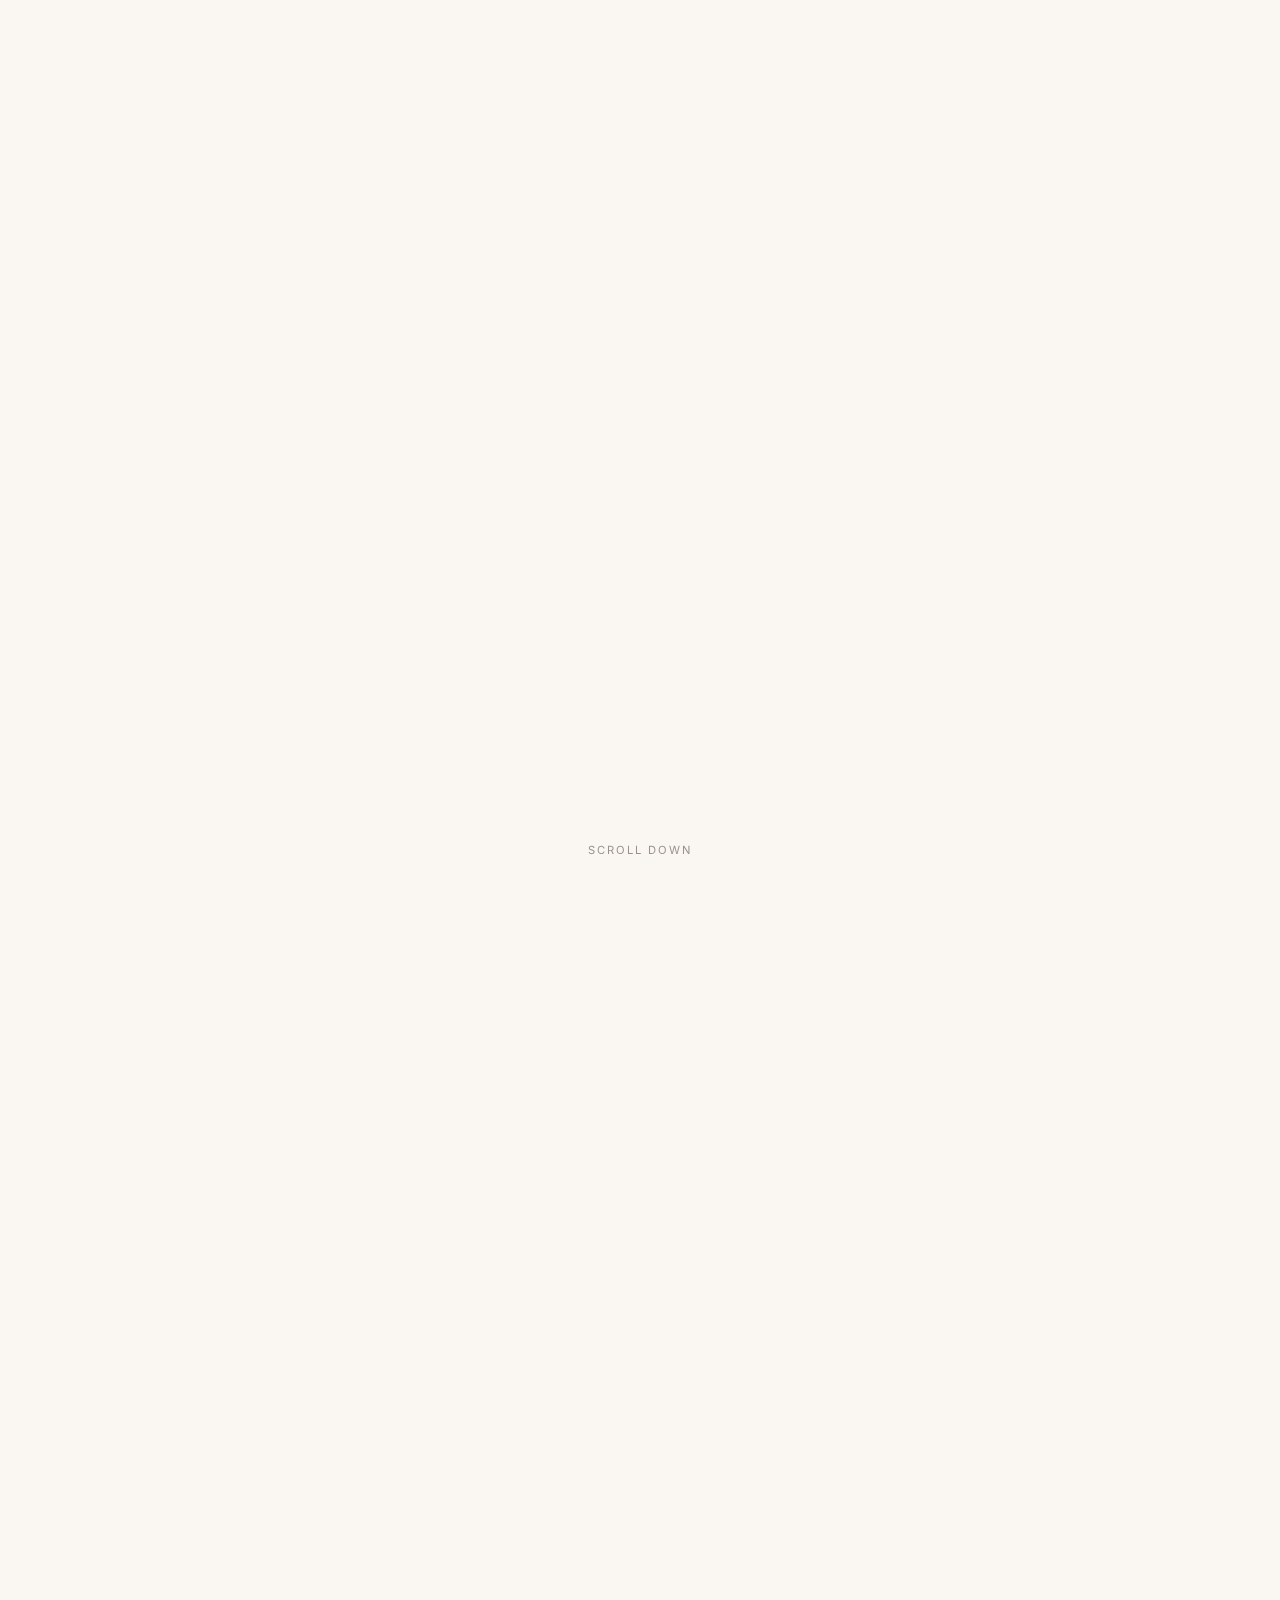
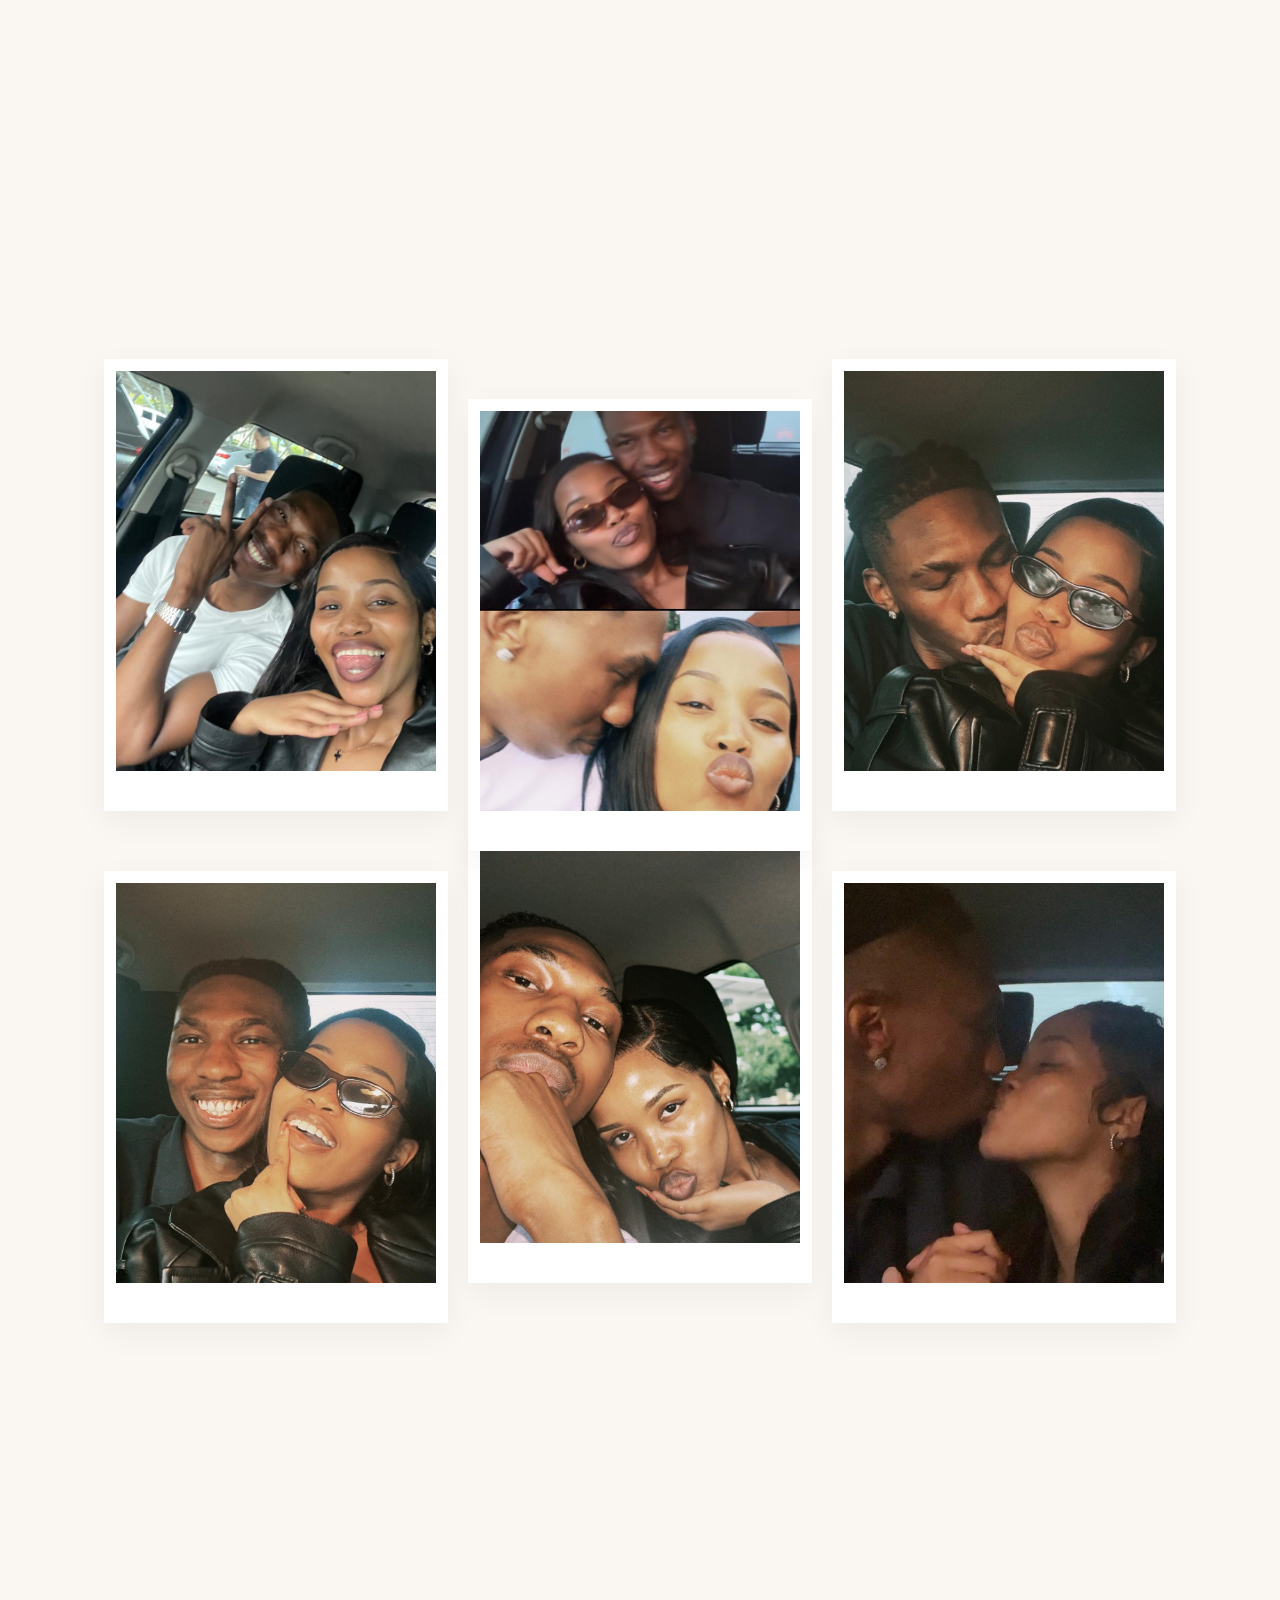
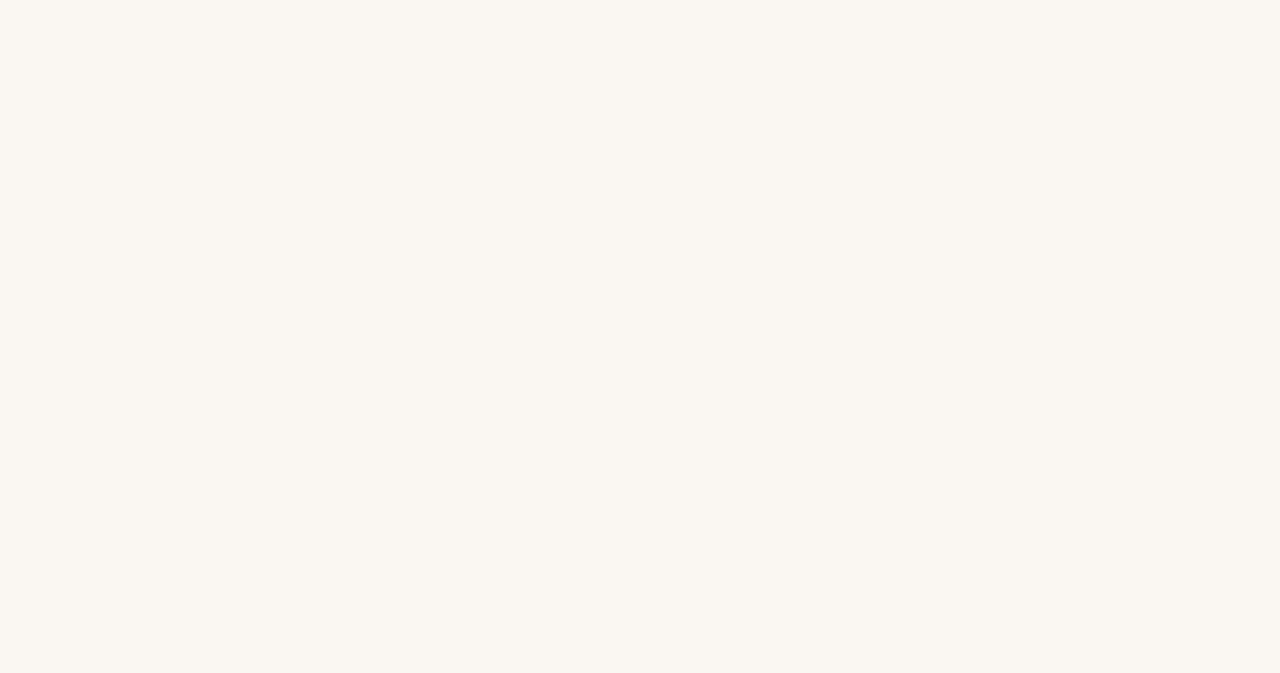
<file: index.html>
<!DOCTYPE html>
<html lang="en">
<head>
    <meta charset="UTF-8">
    <meta name="viewport" content="width=device-width, initial-scale=1.0, maximum-scale=1.0, user-scalable=no">
    <title>FOR YOU</title>
    
    <!-- Premium Google Fonts -->
    <link rel="preconnect" href="https://fonts.googleapis.com">
    <link rel="preconnect" href="https://fonts.gstatic.com" crossorigin>
    <link href="https://fonts.googleapis.com/css2?family=Cormorant+Garamond:ital,wght@0,300;0,400;0,500;1,300;1,400&family=Inter:wght@200;300;400&display=swap" rel="stylesheet">
    <Link rel="stylesheet" href="style.css">
</head>
<body>

    <canvas id="petal-canvas"></canvas>

    <section class="intro">
        <p>A little something for Sibahle</p>
        <h1>Our journey is my <br><span class="serif">favorite story.</span></h1>
        <div class="scroll-indicator">Scroll down</div>
    </section>

    <section class="narrative">
        <div class="message-block">
            <p>From the moment we first spoke, I knew there was something different about you.</p>
        </div>
        <div class="message-block">
            <p>It’s the way you listen, the way you laugh, and how you make the world feel a little bit brighter just by being in it.</p>
        </div>
        <div class="message-block">
            <p>Every memory we've shared so far is a treasure I keep close to my heart.</p>
        </div>
    </section>

    <section class="gallery">
        <div class="gallery-item"><img src="herpictures/VAL 1.jpeg" alt="Memory"></div>
        <div class="gallery-item"><img src="herpictures/VAL 2.jpeg" alt="Memory"></div>
        <div class="gallery-item"><img src="herpictures/VAL 3.jpeg" alt="Memory"></div>
        <div class="gallery-item"><img src="herpictures/VAL 4.jpeg" alt="Memory"></div>
        <div class="gallery-item"><img src="herpictures/VAL 5.jpeg" alt="Memory"></div>
        <div class="gallery-item"><img src="herpictures/VAL 6.jpeg" alt="Memory"></div>
    </section>

    <section class="the-question" id="target">
        <h2>Sibahle, will you be my Valentine?</h2>
        <div class="btn-group">
            <button class="btn-luxe btn-yes" onclick="celebrate()">Yes, I'd love to</button>
            <button class="btn-luxe btn-no" id="btn-move">Yes (Obviously)</button>
        </div>
    </section>

    <div class="overlay" id="overlay">
        <h3 class="serif">I can't wait.</h3>
        <p style="letter-spacing: 3px; text-transform: uppercase; font-size: 0.8rem; color: var(--gold);">See you on the 14th</p>
    </div>

   <script src="script.js"></script>
</body>
</html>
</file>
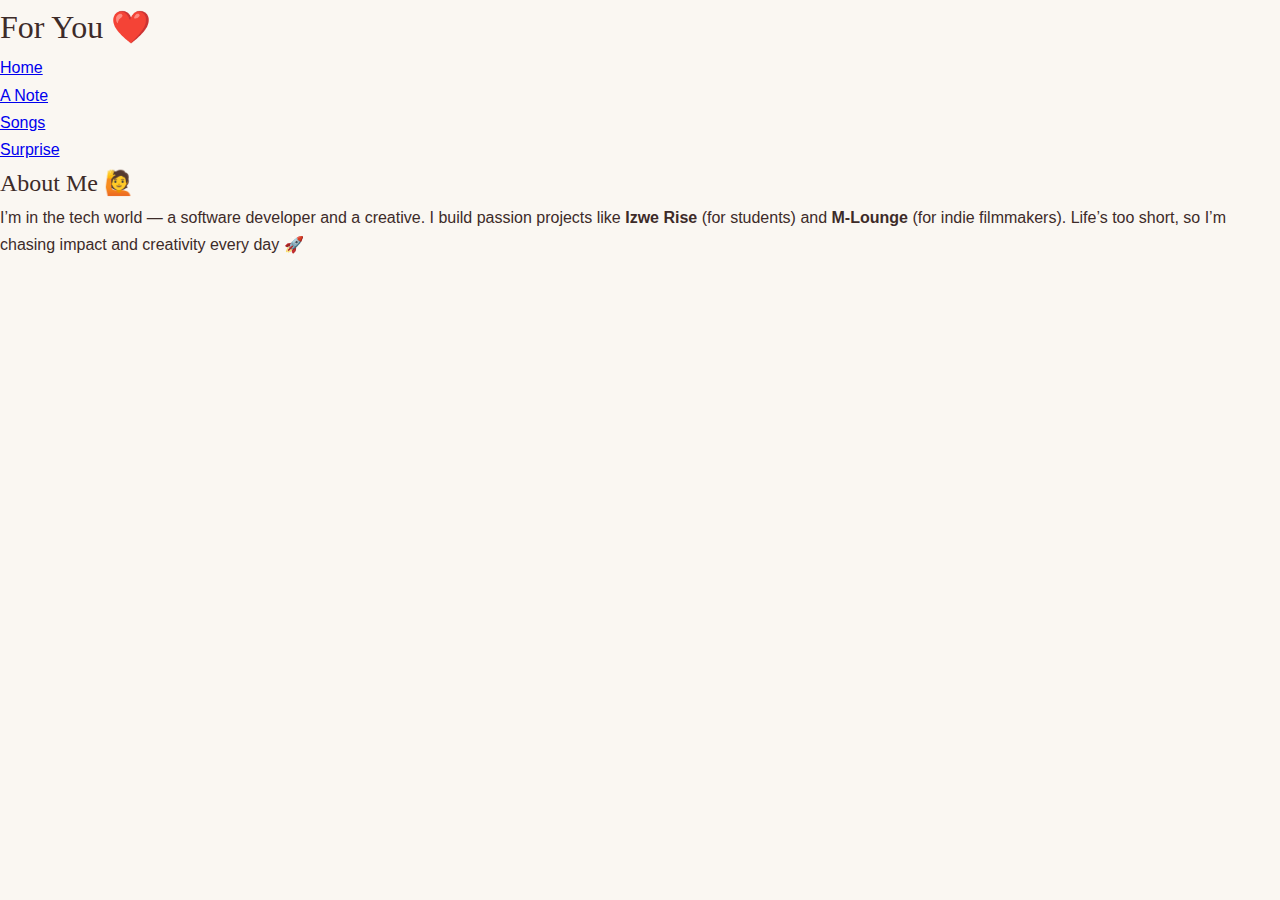
<file: about.html>
<!DOCTYPE html>
<html lang="en">
<head>
  <meta charset="UTF-8">
  <meta name="viewport" content="width=device-width, initial-scale=1.0">
  <title>About Me</title>
  <link rel="stylesheet" href="style.css">
</head>
<body>
  <header>
    <h1 class="logo">For You ❤️</h1>
    <nav>
      <ul>
        <li><a href="index.html">Home</a></li>
        <li><a href="note.html">A Note</a></li>
        <li><a href="songs.html">Songs</a></li>
        <li><a href="surprise.html">Surprise</a></li>
      </ul>
    </nav>
  </header>

  <main class="about-page">
    <h2>About Me 🙋</h2>
    <div class="card">
      <p>
        I’m in the tech world — a software developer and a creative.  
        I build passion projects like <strong>Izwe Rise</strong> (for students) and <strong>M-Lounge</strong> (for indie filmmakers).  
        Life’s too short, so I’m chasing impact and creativity every day 🚀
      </p>
    </div>
  </main>

  <script src="script.js"></script>
</body>
</html>
</file>
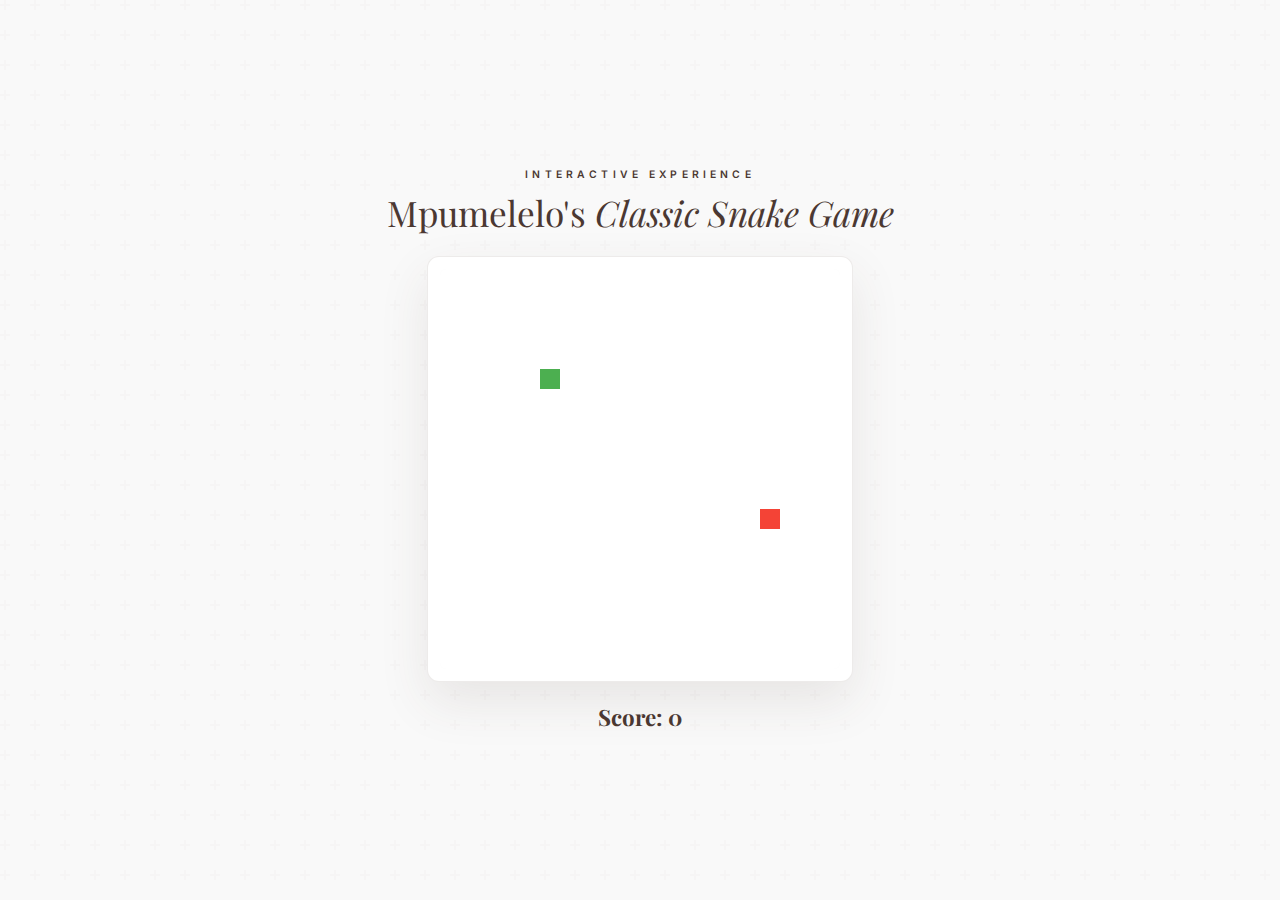
<file: game.html>
<!DOCTYPE html>
<html lang="en">
<head>
    <meta charset="UTF-8">
    <meta name="viewport" content="width=device-width, initial-scale=1.0">
    <title>Mpumelelo's Snake Game| Premium Edition</title>
    
    <!-- Premium Google Fonts -->
    <link rel="preconnect" href="https://fonts.googleapis.com">
    <link rel="preconnect" href="https://fonts.gstatic.com" crossorigin>
    <link href="https://fonts.googleapis.com/css2?family=Playfair+Display:ital,wght@0,400;0,700;1,400&family=Inter:wght@300;400;600&display=swap" rel="stylesheet">
    
 <link rel="stylesheet" href="game.css">
</head>
<body>

    <div class="game-header">
        <p class="hero-label">Interactive Experience</p>
        <h1>Mpumelelo's <span>Classic Snake Game</span></h1>
    </div>

    <div class="game-container">
        <canvas id="gameCanvas"></canvas>
        
        <div id="game-over-modal" class="overlay">
            <h2 style="font-family: 'Playfair Display'; font-size: 2rem; color: var(--accent-coffee);">Game Over</h2>
            <p id="modal-score-text" style="margin-top: 8px; color: var(--text-secondary); font-size: 1.1rem;">Your score: 0</p>
            <button class="btn-restart" onclick="initializeGame()">Try Again</button>
        </div>
    </div>

    <div class="ui-panel">
        <div id="score">Score: 0</div>
        
        <div id="controls">
            <button class="ctrl-btn" id="up">↑</button>
            <button class="ctrl-btn" id="left">←</button>
            <button class="ctrl-btn" id="right">→</button>
            <button class="ctrl-btn" id="down">↓</button>
        </div>
    </div>

   <script src="game.js"></script>
</body>
</html>
</file>
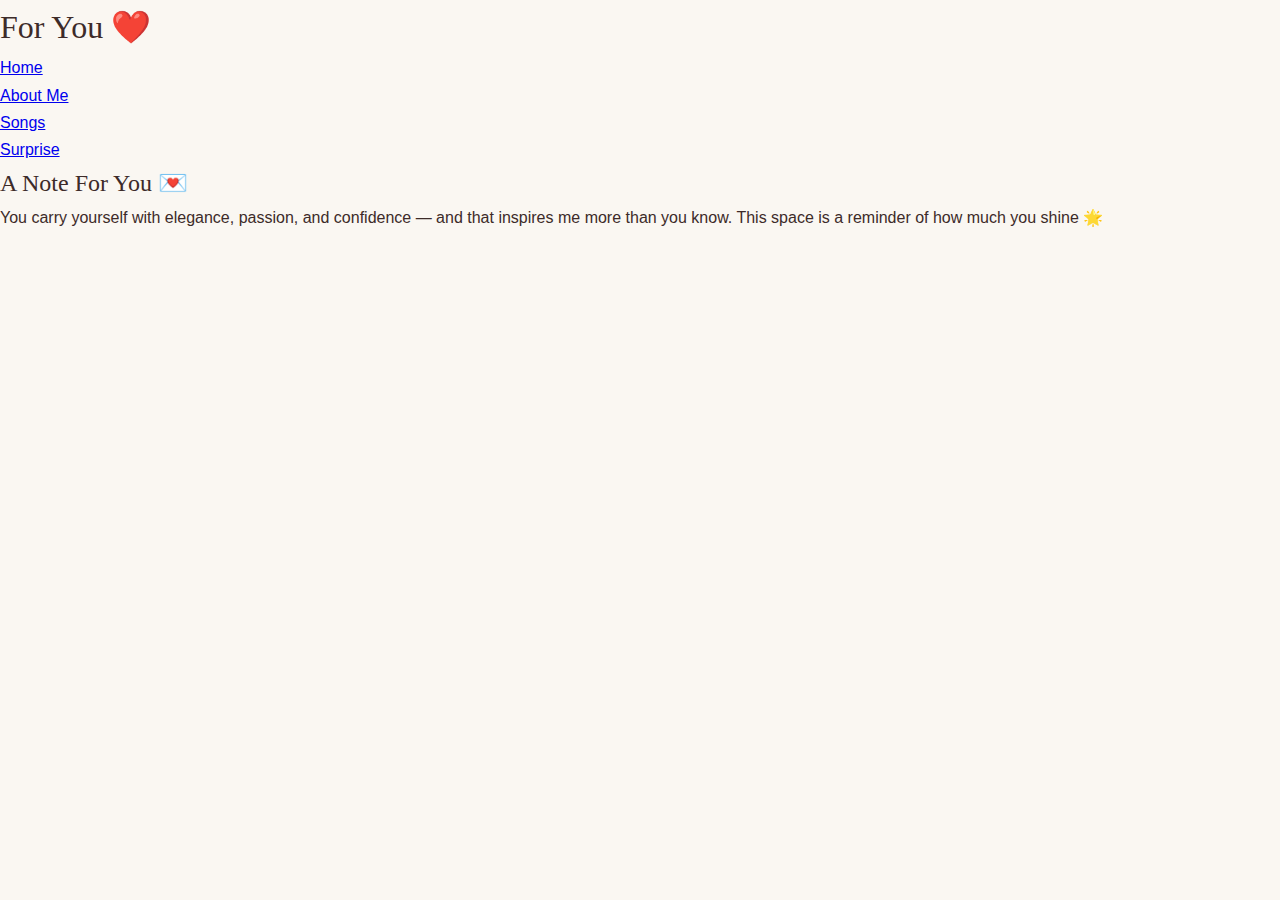
<file: note.html>
<!DOCTYPE html>
<html lang="en">
<head>
  <meta charset="UTF-8">
  <meta name="viewport" content="width=device-width, initial-scale=1.0">
  <title>A Note For You</title>
  <link rel="stylesheet" href="style.css">
</head>
<body>
  <header>
    <h1 class="logo">For You ❤️</h1>
    <nav>
      <ul>
        <li><a href="index.html">Home</a></li>
        <li><a href="about.html">About Me</a></li>
        <li><a href="songs.html">Songs</a></li>
        <li><a href="surprise.html">Surprise</a></li>
      </ul>
    </nav>
  </header>

  <main class="note-page">
    <h2 class="fade-in">A Note For You 💌</h2>
    <p class="typing">
      You carry yourself with elegance, passion, and confidence —
      and that inspires me more than you know.  
      This space is a reminder of how much you shine 🌟
    </p>
  </main>

  <script src="script.js"></script>
</body>
</html>
</file>
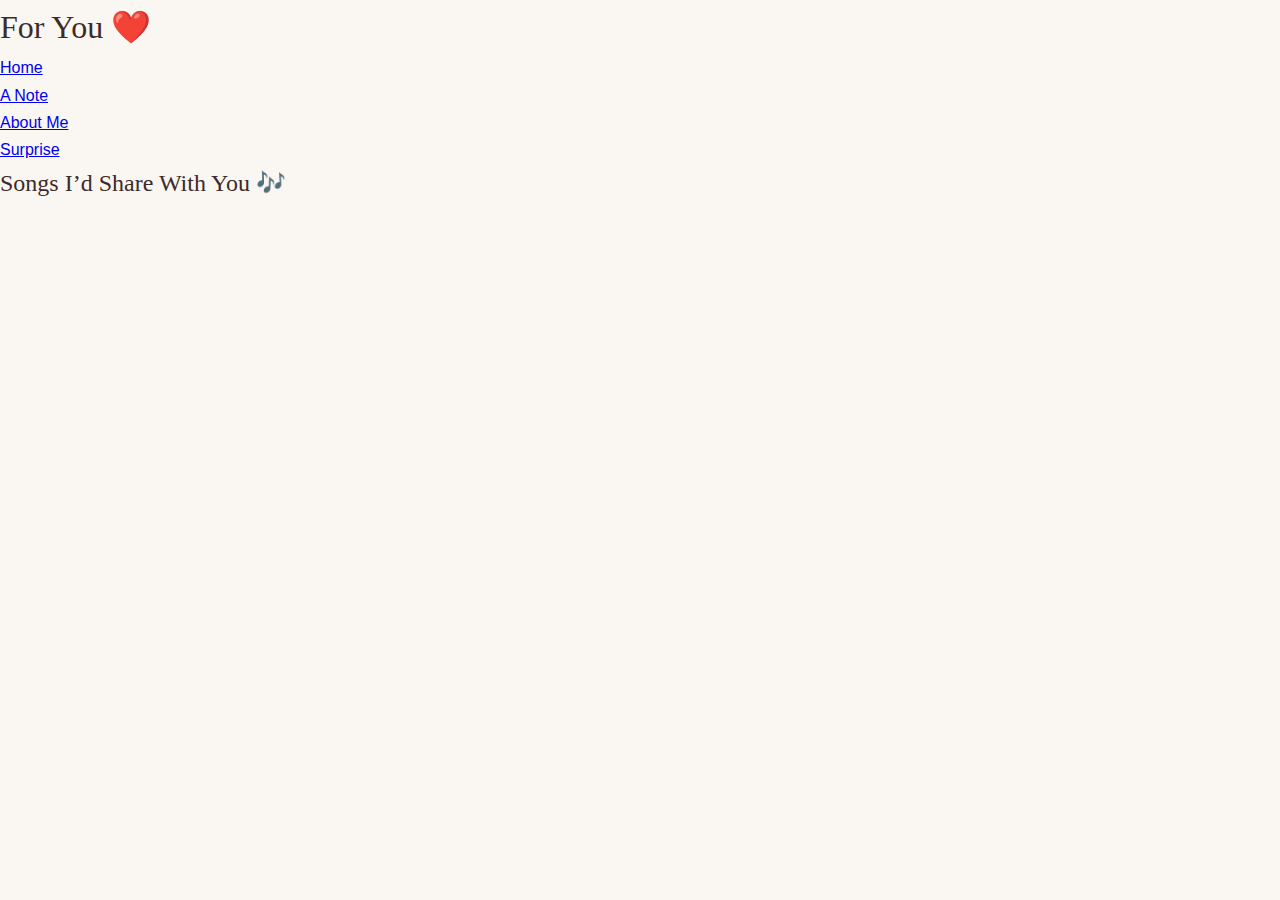
<file: songs.html>
<!DOCTYPE html>
<html lang="en">
<head>
  <meta charset="UTF-8">
  <meta name="viewport" content="width=device-width, initial-scale=1.0">
  <title>Songs For You</title>
  <link rel="stylesheet" href="style.css">
</head>
<body>
  <header>
    <h1 class="logo">For You ❤️</h1>
    <nav>
      <ul>
        <li><a href="index.html">Home</a></li>
        <li><a href="note.html">A Note</a></li>
        <li><a href="about.html">About Me</a></li>
        <li><a href="surprise.html">Surprise</a></li>
      </ul>
    </nav>
  </header>

  <main class="songs-page">
    <h2>Songs I’d Share With You 🎶</h2>
    <div class="playlist">
      <!-- Replace these with YouTube/Spotify embeds -->
      <iframe src="https://open.spotify.com/embed/track/yourSongIdHere" 
              width="300" height="380" frameborder="0" allowtransparency="true" allow="encrypted-media"></iframe>
      <iframe src="https://www.youtube.com/embed/yourVideoIdHere" 
              frameborder="0" allowfullscreen></iframe>
    </div>
  </main>

  <script src="script.js"></script>
</body>
</html>
</file>
<file: style.css>
:root {
            --bg-cream: #FAF7F2;
            --soft-rose: #E2B6B1;
            --deep-rose: #9E6B65;
            --gold: #C5A374;
            --text-main: #3D2B29;
            --white: #FFFFFF;
            --easing: cubic-bezier(0.23, 1, 0.32, 1);
        }

        * {
            margin: 0;
            padding: 0;
            box-sizing: border-box;
            -webkit-tap-highlight-color: transparent;
        }

        body {
            background-color: var(--bg-cream);
            color: var(--text-main);
            font-family: 'Inter', sans-serif;
            overflow-x: hidden;
            line-height: 1.7;
        }

        h1, h2, .serif {
            font-family: 'Cormorant Garamond', serif;
            font-weight: 300;
        }

        /* Canvas Background */
        #petal-canvas {
            position: fixed;
            top: 0;
            left: 0;
            width: 100%;
            height: 100%;
            pointer-events: none;
            z-index: 10;
        }

        /* 1. Intro Section */
        .intro {
            height: 100svh;
            display: flex;
            flex-direction: column;
            justify-content: center;
            align-items: center;
            text-align: center;
            padding: 0 10%;
            z-index: 20;
            position: relative;
        }

        .intro p {
            font-size: clamp(0.8rem, 2vw, 1rem);
            letter-spacing: 0.3em;
            text-transform: uppercase;
            color: var(--gold);
            margin-bottom: 1rem;
            opacity: 0;
            animation: fadeIn 2s forwards 0.5s;
        }

        .intro h1 {
            font-size: clamp(2.5rem, 8vw, 5rem);
            line-height: 1.1;
            opacity: 0;
            animation: fadeInUp 2s forwards 1s;
        }

        .scroll-indicator {
            position: absolute;
            bottom: 40px;
            font-size: 0.7rem;
            letter-spacing: 2px;
            text-transform: uppercase;
            opacity: 0.5;
            animation: bounce 2s infinite;
        }

        /* 2. Narrative Section */
        .narrative {
            padding: 15vh 5%;
            max-width: 800px;
            margin: 0 auto;
            z-index: 20;
            position: relative;
        }

        .message-block {
            margin-bottom: 15vh;
            opacity: 0;
            transform: translateY(40px);
            transition: all 1.5s var(--easing);
        }

        .message-block.visible {
            opacity: 1;
            transform: translateY(0);
        }

        .message-block p {
            font-size: clamp(1.2rem, 3.5vw, 1.8rem);
            font-family: 'Cormorant Garamond', serif;
            text-align: center;
        }

        /* 3. Responsive Gallery */
        .gallery {
            padding: 10vh 5%;
            display: grid;
            grid-template-columns: repeat(auto-fit, minmax(280px, 1fr));
            gap: 20px;
            max-width: 1200px;
            margin: 0 auto;
            z-index: 20;
            position: relative;
        }

        .gallery-item {
            background: white;
            padding: 12px;
            padding-bottom: 40px;
            box-shadow: 0 10px 30px rgba(0,0,0,0.05);
            transition: transform 0.6s var(--easing);
        }

        .gallery-item img {
            width: 100%;
            aspect-ratio: 4/5;
            object-fit: cover;
            display: block;
        }

        @media (min-width: 768px) {
            .gallery-item:nth-child(even) { transform: translateY(40px); }
            .gallery-item:hover { transform: scale(1.02) rotate(-1deg); z-index: 10; }
        }

        /* 4. The Final Question */
        .the-question {
            min-height: 100svh;
            display: flex;
            flex-direction: column;
            justify-content: center;
            align-items: center;
            text-align: center;
            padding: 10%;
            z-index: 20;
            position: relative;
        }

        .the-question h2 {
            font-size: clamp(2.5rem, 10vw, 5.5rem);
            margin-bottom: 3rem;
            opacity: 0;
            transition: opacity 2s var(--easing);
        }

        .the-question.visible h2 {
            opacity: 1;
        }

        .btn-group {
            display: flex;
            gap: 20px;
            flex-wrap: wrap;
            justify-content: center;
            opacity: 0;
            transition: opacity 1.5s var(--easing) 0.5s;
        }

        .the-question.visible .btn-group {
            opacity: 1;
        }

        .btn-luxe {
            padding: 1.2rem 3.5rem;
            border-radius: 100px;
            border: none;
            text-transform: uppercase;
            letter-spacing: 2px;
            font-size: 0.8rem;
            cursor: pointer;
            transition: all 0.4s var(--easing);
            font-family: 'Inter', sans-serif;
        }

        .btn-yes { background: var(--deep-rose); color: white; }
        .btn-yes:hover { transform: translateY(-5px); box-shadow: 0 10px 20px rgba(158,107,101,0.3); }

        .btn-no { background: var(--soft-rose); color: var(--text-main); }

        /* Success Overlay */
        .overlay {
            position: fixed;
            inset: 0;
            background: var(--bg-cream);
            z-index: 1000;
            display: none;
            flex-direction: column;
            justify-content: center;
            align-items: center;
            text-align: center;
            padding: 2rem;
            opacity: 0;
            transition: opacity 1s;
        }

        .overlay h3 { font-size: 3rem; margin-bottom: 1rem; }

        /* Animations */
        @keyframes fadeInUp {
            from { opacity: 0; transform: translateY(30px); }
            to { opacity: 1; transform: translateY(0); }
        }
        @keyframes fadeIn {
            from { opacity: 0; }
            to { opacity: 1; }
        }
        @keyframes bounce {
            0%, 20%, 50%, 80%, 100% {transform: translateY(0);}
            40% {transform: translateY(-10px);}
            60% {transform: translateY(-5px);}
        }
</file>
<file: game.css>
:root {
            --primary-white: #FFFFFF;
            --soft-grey: #F9F9F9;
            --accent-peach: #FFDAB9; 
            --accent-coffee: #4B3832; 
            --text-main: #2C2C2C;
            --text-secondary: #6B6B6B;
            --shadow: 0 20px 50px rgba(75, 56, 50, 0.1);
        }

        * {
            margin: 0;
            padding: 0;
            box-sizing: border-box;
        }

        body {
            background-color: var(--soft-grey);
            background-image: url("data:image/svg+xml,%3Csvg width='60' height='60' viewBox='0 0 60 60' xmlns='http://www.w3.org/2000/svg'%3E%3Cg fill='none' fill-rule='evenodd'%3E%3Cg fill='%234b3832' fill-opacity='0.02'%3E%3Cpath d='M36 34v-4h-2v4h-4v2h4v4h2v-4h4v-2h-4zm0-30V0h-2v4h-4v2h4v4h2V6h4V4h-4zM6 34v-4H4v4H0v2h4v4h2v-4h4v-2H6zM6 4V0H4v4H0v2h4v4h2V6h4V4H6z'/%3E%3C/g%3E%3C/g%3E%3C/svg%3E");
            font-family: 'Inter', sans-serif;
            color: var(--text-main);
            display: flex;
            flex-direction: column;
            align-items: center;
            justify-content: center;
            min-height: 100vh;
            padding: 20px;
            overflow-x: hidden;
        }

        .game-header {
            text-align: center;
            margin-bottom: 20px;
        }

        .hero-label {
            font-size: 0.65rem;
            letter-spacing: 0.4em;
            text-transform: uppercase;
            color: var(--accent-coffee);
            margin-bottom: 8px;
            font-weight: 600;
        }

        h1 {
            font-family: 'Playfair Display', serif;
            font-size: 2.2rem;
            font-weight: 400;
            color: var(--accent-coffee);
        }

        h1 span { font-style: italic; }

        .game-container {
            position: relative;
            background: var(--primary-white);
            padding: 12px;
            border-radius: 12px;
            box-shadow: var(--shadow);
            border: 1px solid rgba(75, 56, 50, 0.1);
        }

        canvas {
            display: block;
            background-color: #fdfdfd;
            border-radius: 6px;
            background-image: radial-gradient(var(--accent-peach) 0.5px, transparent 0.5px);
            background-size: 20px 20px;
        }

        .ui-panel {
            margin-top: 20px;
            display: flex;
            flex-direction: column;
            align-items: center;
            gap: 15px;
            width: 100%;
        }

        #score {
            font-family: 'Playfair Display', serif;
            font-size: 1.4rem;
            color: var(--accent-coffee);
            font-weight: 700;
        }

        /* Responsive Controls */
        #controls {
            display: grid;
            grid-template-areas: 
                ". up ."
                "left down right";
            gap: 10px;
        }

        /* Hide controls on desktop unless it's a touch device */
        @media (min-width: 800px) {
            #controls { display: none; }
        }

        .ctrl-btn {
            width: 55px;
            height: 55px;
            border: none;
            background: var(--primary-white);
            color: var(--accent-coffee);
            border-radius: 50%;
            font-size: 1.2rem;
            cursor: pointer;
            box-shadow: 0 4px 10px rgba(0,0,0,0.05);
            display: flex;
            align-items: center;
            justify-content: center;
            border: 1px solid rgba(75, 56, 50, 0.1);
            user-select: none;
            -webkit-tap-highlight-color: transparent;
        }

        .ctrl-btn:active {
            transform: scale(0.92);
            background: var(--accent-peach);
        }

        #up { grid-area: up; }
        #left { grid-area: left; }
        #right { grid-area: right; }
        #down { grid-area: down; }

        /* Game Over Modal */
        .overlay {
            position: absolute;
            top: 0;
            left: 0;
            width: 100%;
            height: 100%;
            background: rgba(255, 255, 255, 0.95);
            display: flex;
            flex-direction: column;
            align-items: center;
            justify-content: center;
            border-radius: 12px;
            z-index: 10;
            visibility: hidden;
            opacity: 0;
            transition: all 0.3s ease;
            text-align: center;
            padding: 20px;
        }

        .overlay.active {
            visibility: visible;
            opacity: 1;
        }

        .btn-restart {
            margin-top: 20px;
            padding: 12px 24px;
            background: var(--accent-coffee);
            color: white;
            border: none;
            border-radius: 4px;
            font-family: 'Inter', sans-serif;
            text-transform: uppercase;
            letter-spacing: 0.1em;
            cursor: pointer;
            font-size: 0.75rem;
            font-weight: 600;
        }

                /* Break Section */
        .break-section {
            background-color: rgba(249, 249, 249, 0.9);
            padding: 80px 40px;
            text-align: center;
            border-radius: 8px;
            border: 1px solid var(--neutral-border);
        }
</file>
